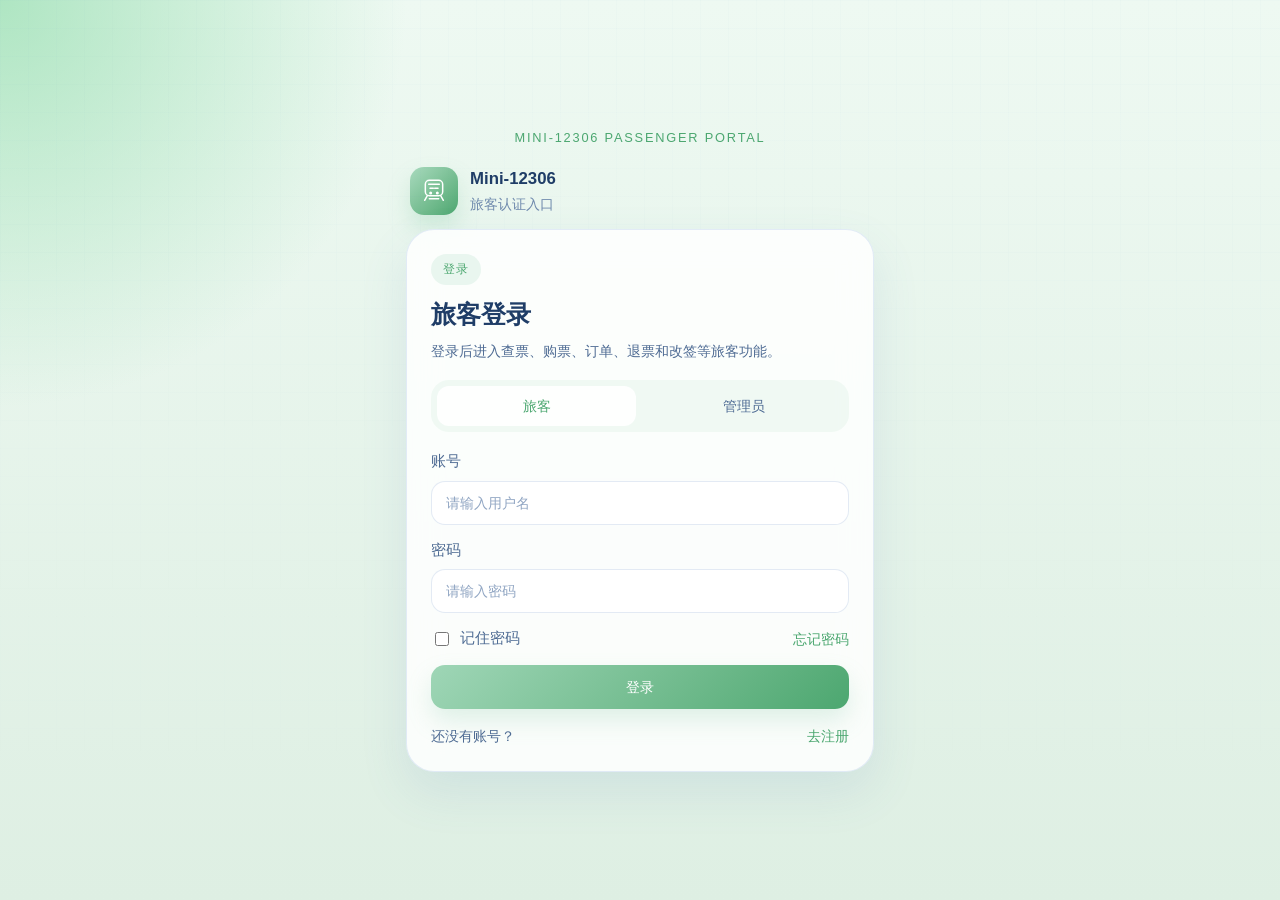
<file: src/frontend/index.html>
<!DOCTYPE html>
<html lang="zh-CN">
<head>
  <meta charset="UTF-8">
  <meta http-equiv="refresh" content="0; url=./login/passenger.html">
  <meta name="viewport" content="width=device-width, initial-scale=1.0">
  <title>Mini-12306 | 跳转中</title>
</head>
<body>
  <p>正在跳转到旅客登录页：<a href="./login/passenger.html">./login/passenger.html</a></p>
</body>
</html>
</file>
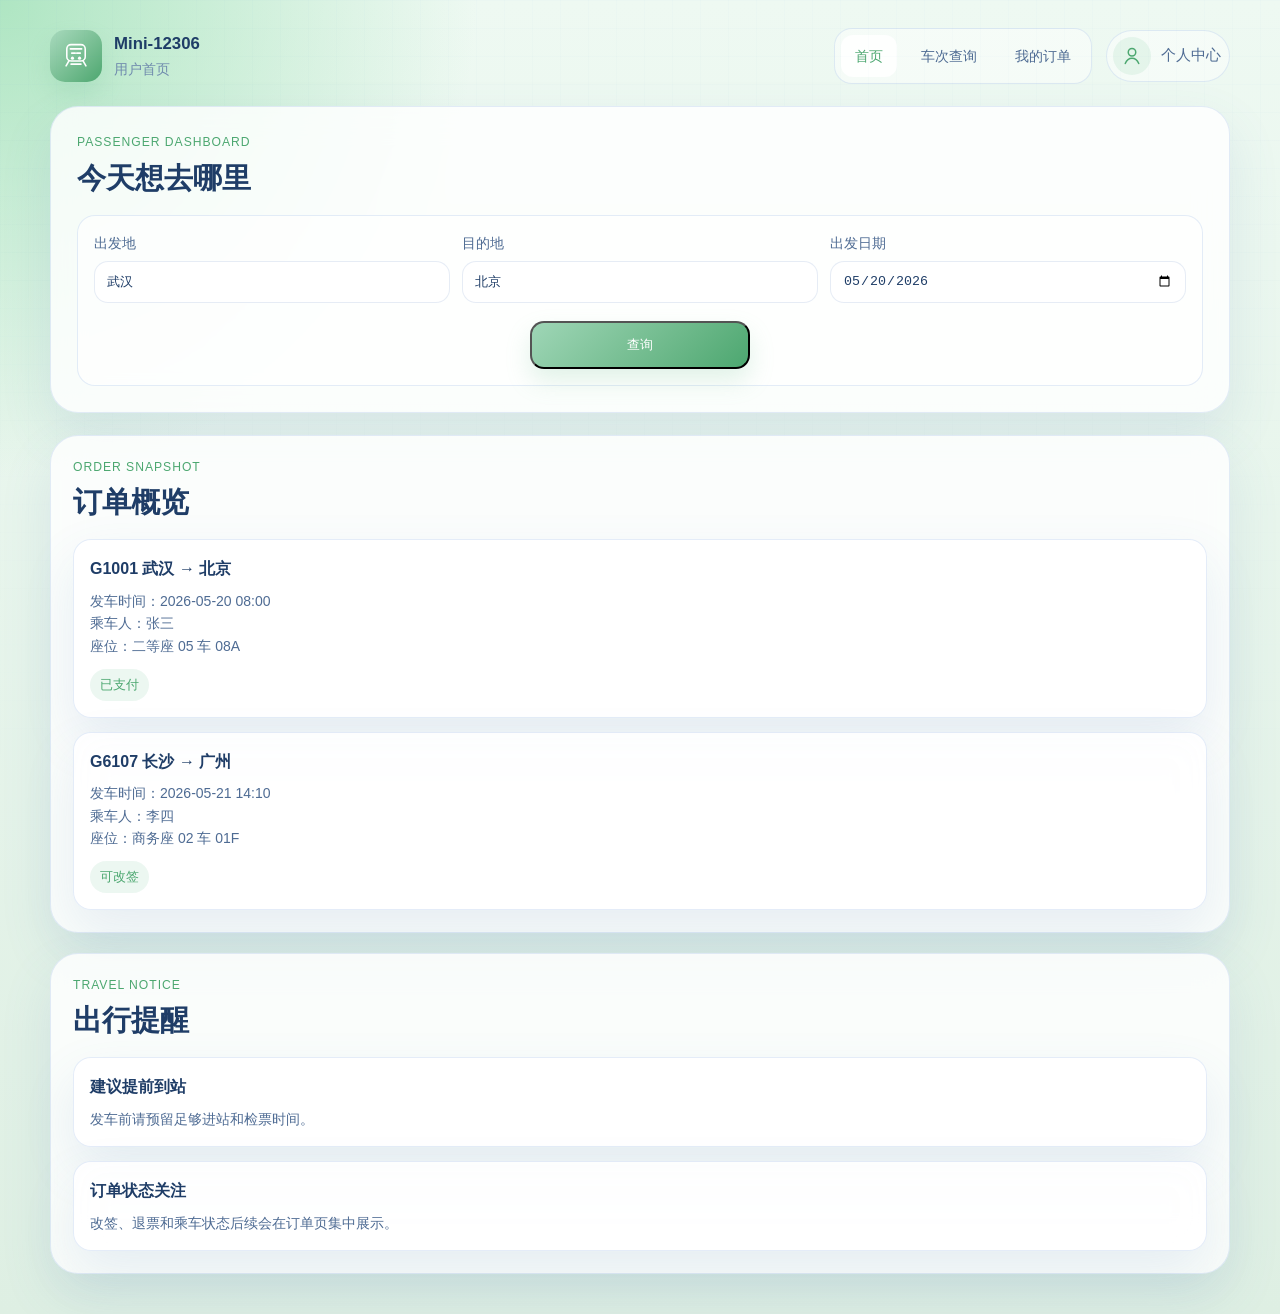
<file: src/frontend/home/index.html>
<!DOCTYPE html>
<html lang="zh-CN">
<head>
  <meta charset="UTF-8">
  <meta http-equiv="refresh" content="0; url=./pages/passenger.html">
  <meta name="viewport" content="width=device-width, initial-scale=1.0">
  <title>Mini-12306 | 首页入口</title>
</head>
<body>
  <p>正在跳转到用户首页：<a href="./pages/passenger.html">./pages/passenger.html</a></p>
</body>
</html>
</file>
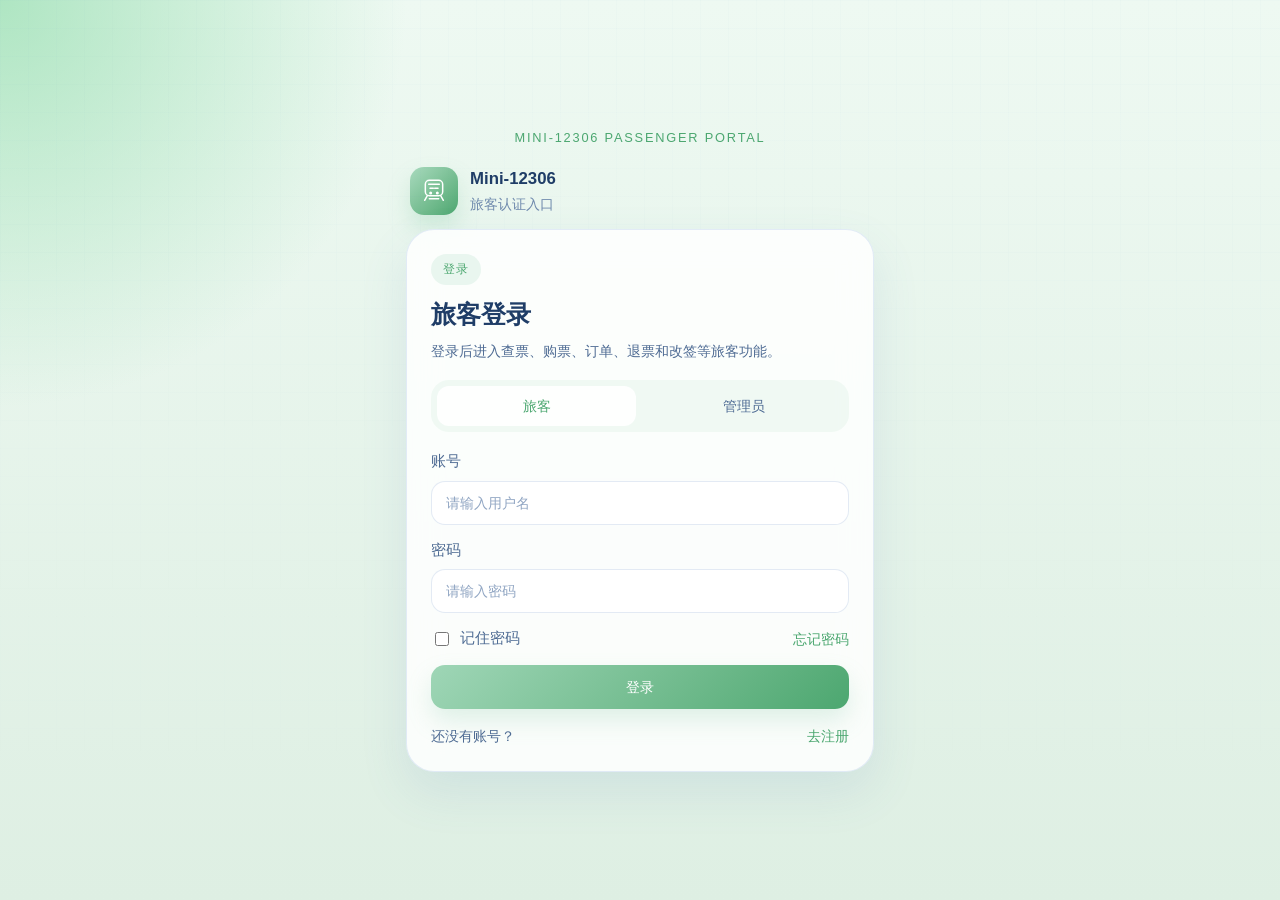
<file: src/frontend/login/index.html>
<!DOCTYPE html>
<html lang="zh-CN">
<head>
  <meta charset="UTF-8">
  <meta http-equiv="refresh" content="0; url=./passenger.html">
  <meta name="viewport" content="width=device-width, initial-scale=1.0">
  <title>Mini-12306 | 登录入口</title>
</head>
<body>
  <p>正在跳转到旅客登录页：<a href="./passenger.html">./passenger.html</a></p>
</body>
</html>
</file>
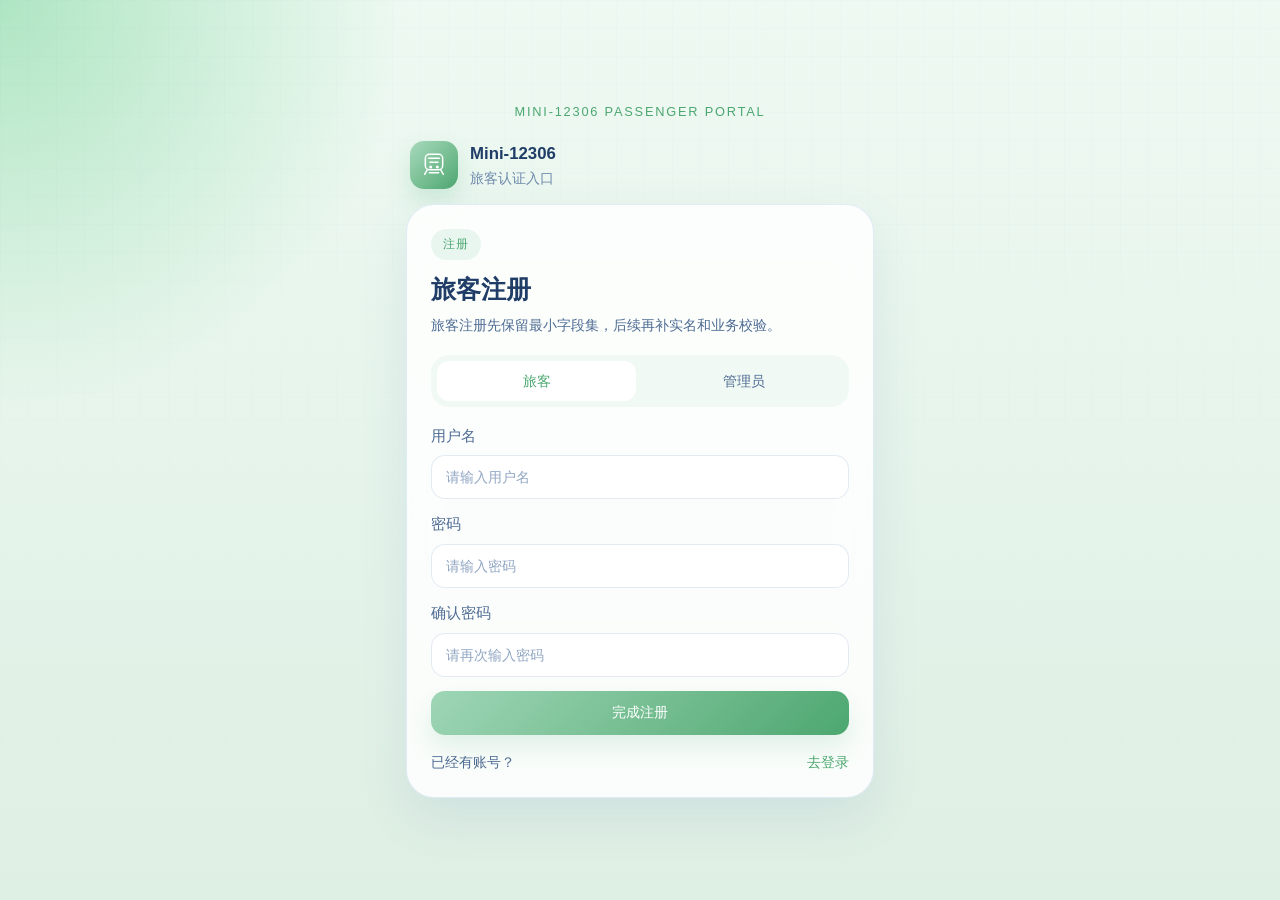
<file: src/frontend/register/index.html>
<!DOCTYPE html>
<html lang="zh-CN">
<head>
  <meta charset="UTF-8">
  <meta http-equiv="refresh" content="0; url=./passenger.html">
  <meta name="viewport" content="width=device-width, initial-scale=1.0">
  <title>Mini-12306 | 注册入口</title>
</head>
<body>
  <p>正在跳转到旅客注册页：<a href="./passenger.html">./passenger.html</a></p>
</body>
</html>
</file>
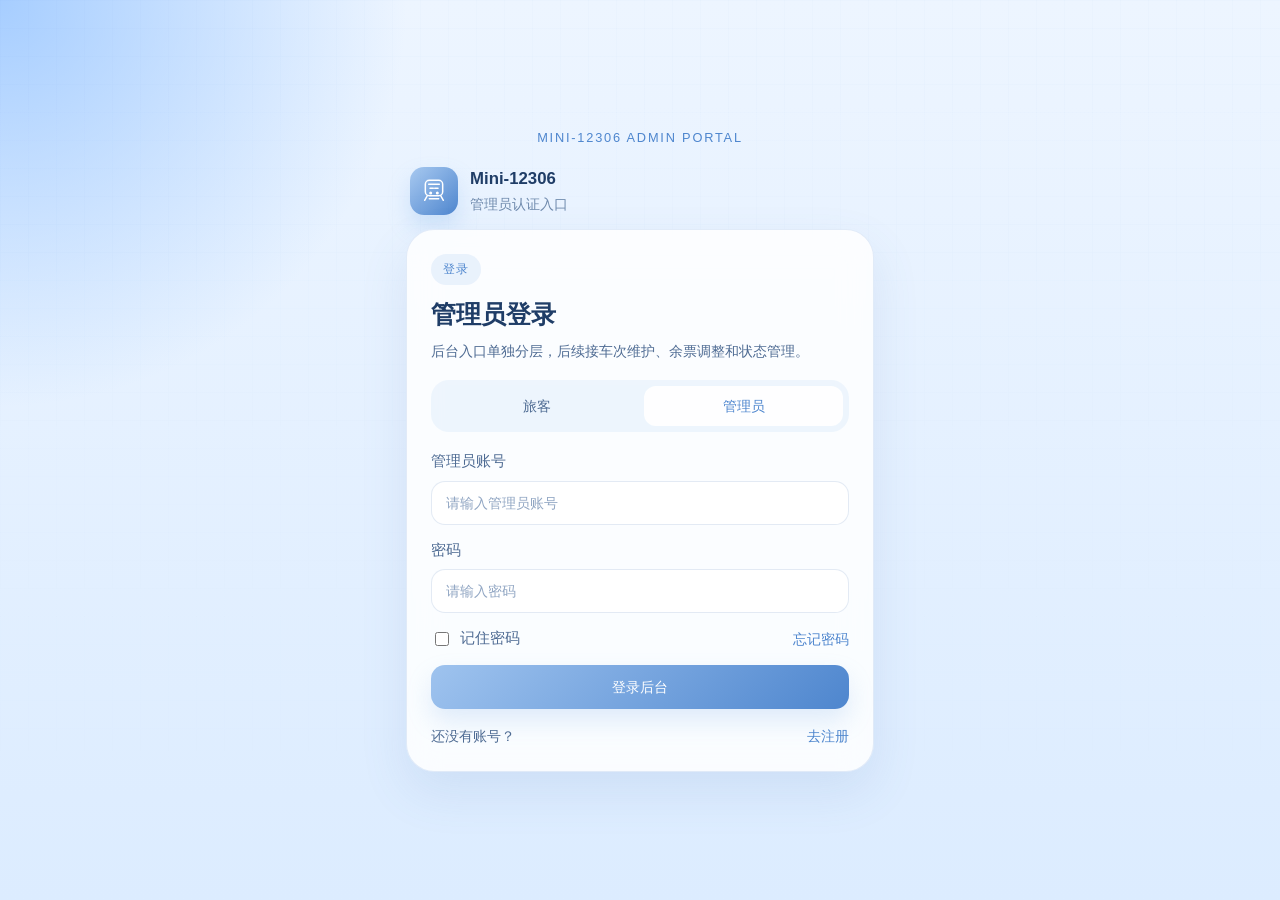
<file: src/frontend/login/admin.html>
<!DOCTYPE html>
<html lang="zh-CN">
<head>
  <meta charset="UTF-8">
  <meta name="viewport" content="width=device-width, initial-scale=1.0">
  <title>Mini-12306 | 管理员登录</title>
  <link rel="stylesheet" href="../auth.css">
</head>
<body data-page="login" data-role="admin">
  <div id="app"></div>
  <script src="../auth.js"></script>
</body>
</html>
</file>
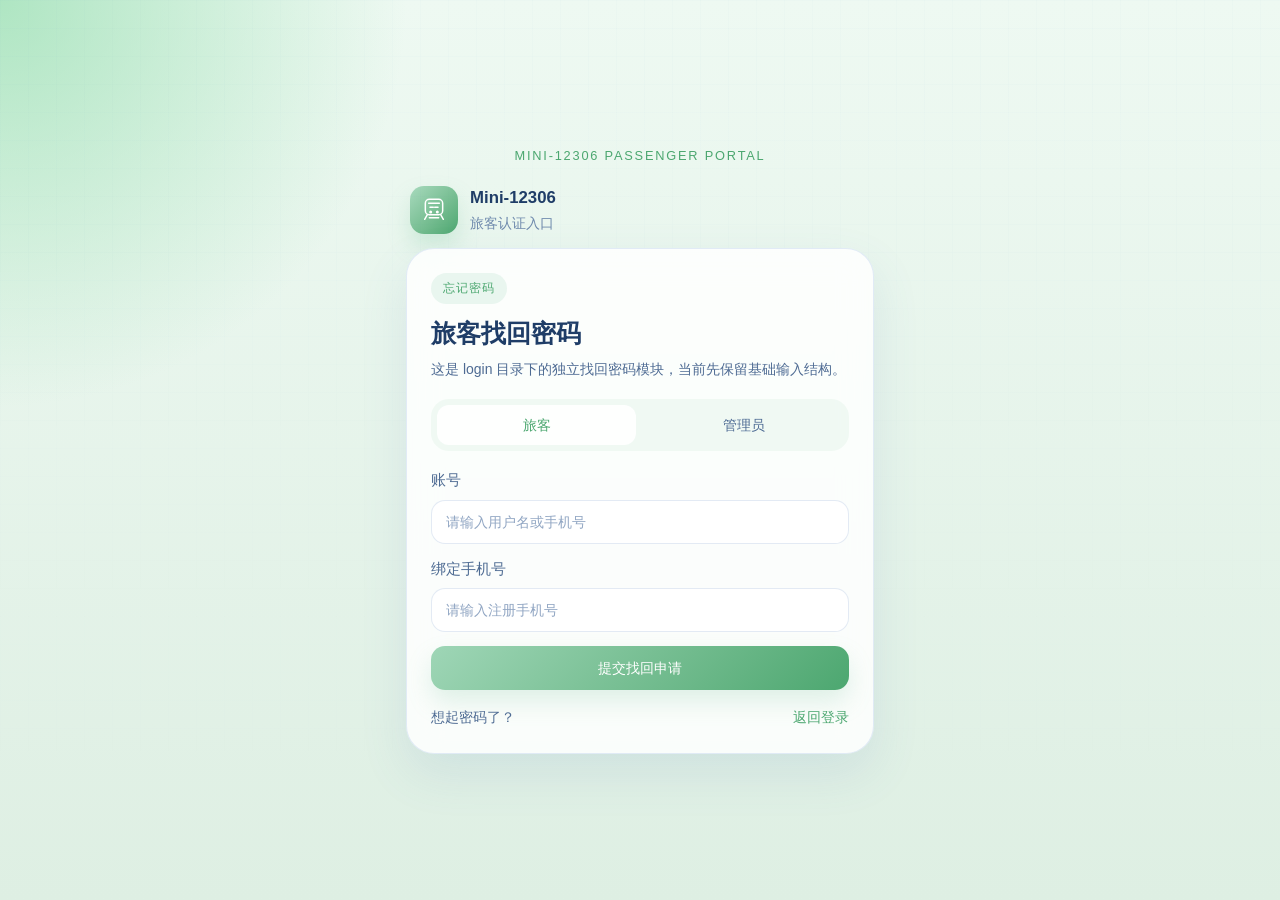
<file: src/frontend/login/forgot-password.html>
<!DOCTYPE html>
<html lang="zh-CN">
<head>
  <meta charset="UTF-8">
  <meta name="viewport" content="width=device-width, initial-scale=1.0">
  <title>Mini-12306 | 忘记密码</title>
  <link rel="stylesheet" href="../auth.css">
</head>
<body data-page="forgot-password" data-role="passenger">
  <div id="app"></div>
  <script src="../auth.js"></script>
</body>
</html>
</file>
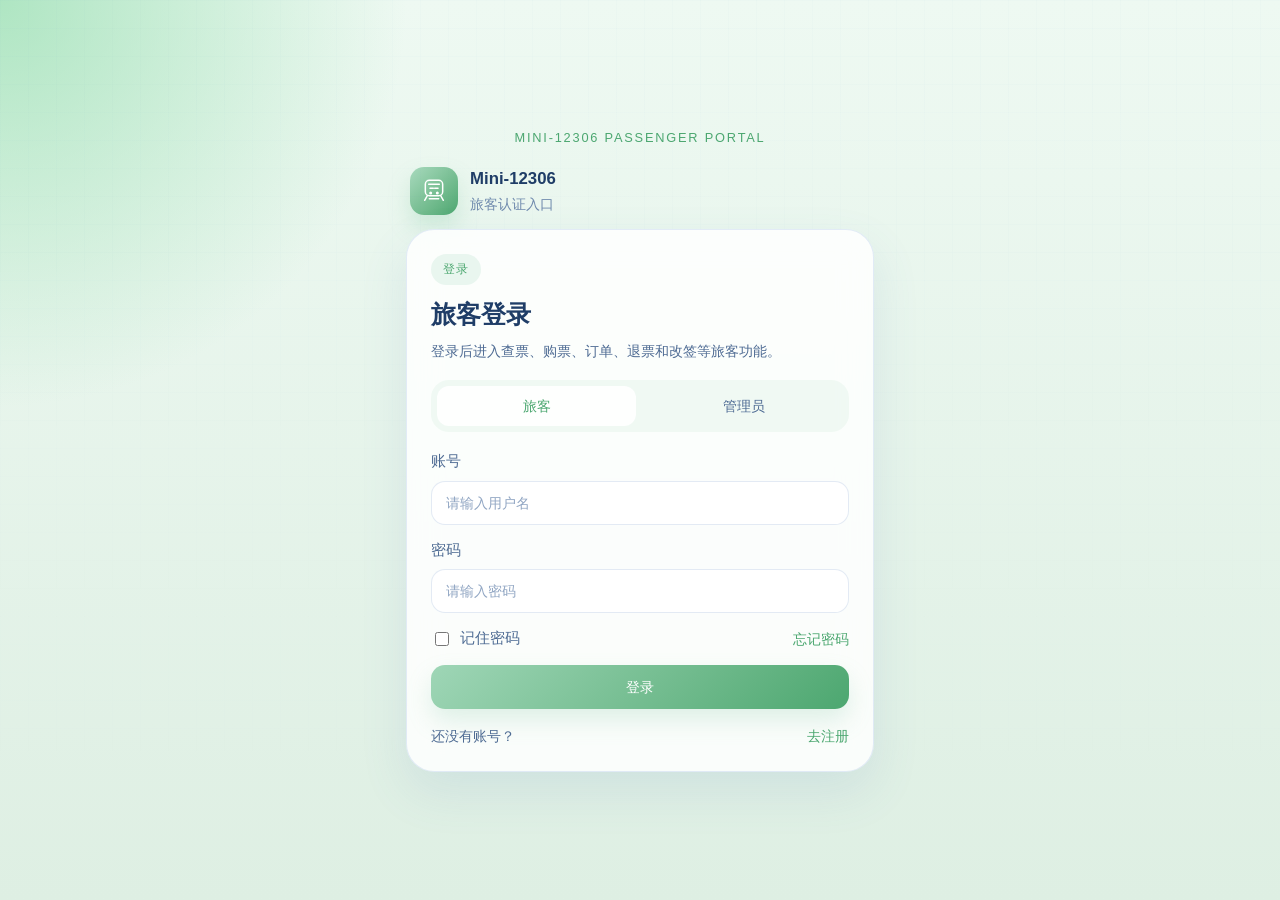
<file: src/frontend/login/passenger.html>
<!DOCTYPE html>
<html lang="zh-CN">
<head>
  <meta charset="UTF-8">
  <meta name="viewport" content="width=device-width, initial-scale=1.0">
  <title>Mini-12306 | 旅客登录</title>
  <link rel="stylesheet" href="../auth.css">
</head>
<body data-page="login" data-role="passenger">
  <div id="app"></div>
  <script src="../auth.js"></script>
</body>
</html>
</file>
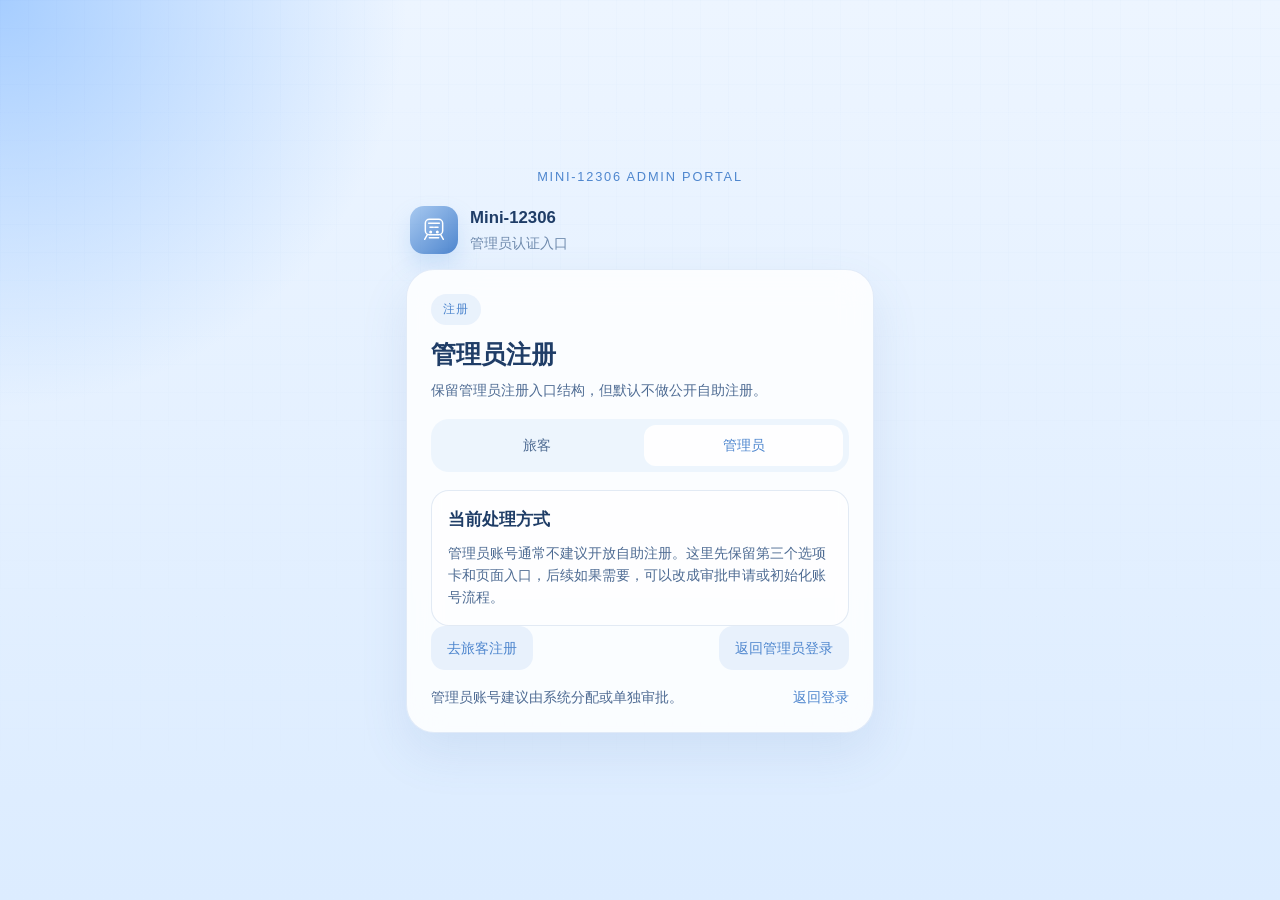
<file: src/frontend/register/admin.html>
<!DOCTYPE html>
<html lang="zh-CN">
<head>
  <meta charset="UTF-8">
  <meta name="viewport" content="width=device-width, initial-scale=1.0">
  <title>Mini-12306 | 管理员注册</title>
  <link rel="stylesheet" href="../auth.css">
</head>
<body data-page="register" data-role="admin">
  <div id="app"></div>
  <script src="../auth.js"></script>
</body>
</html>
</file>
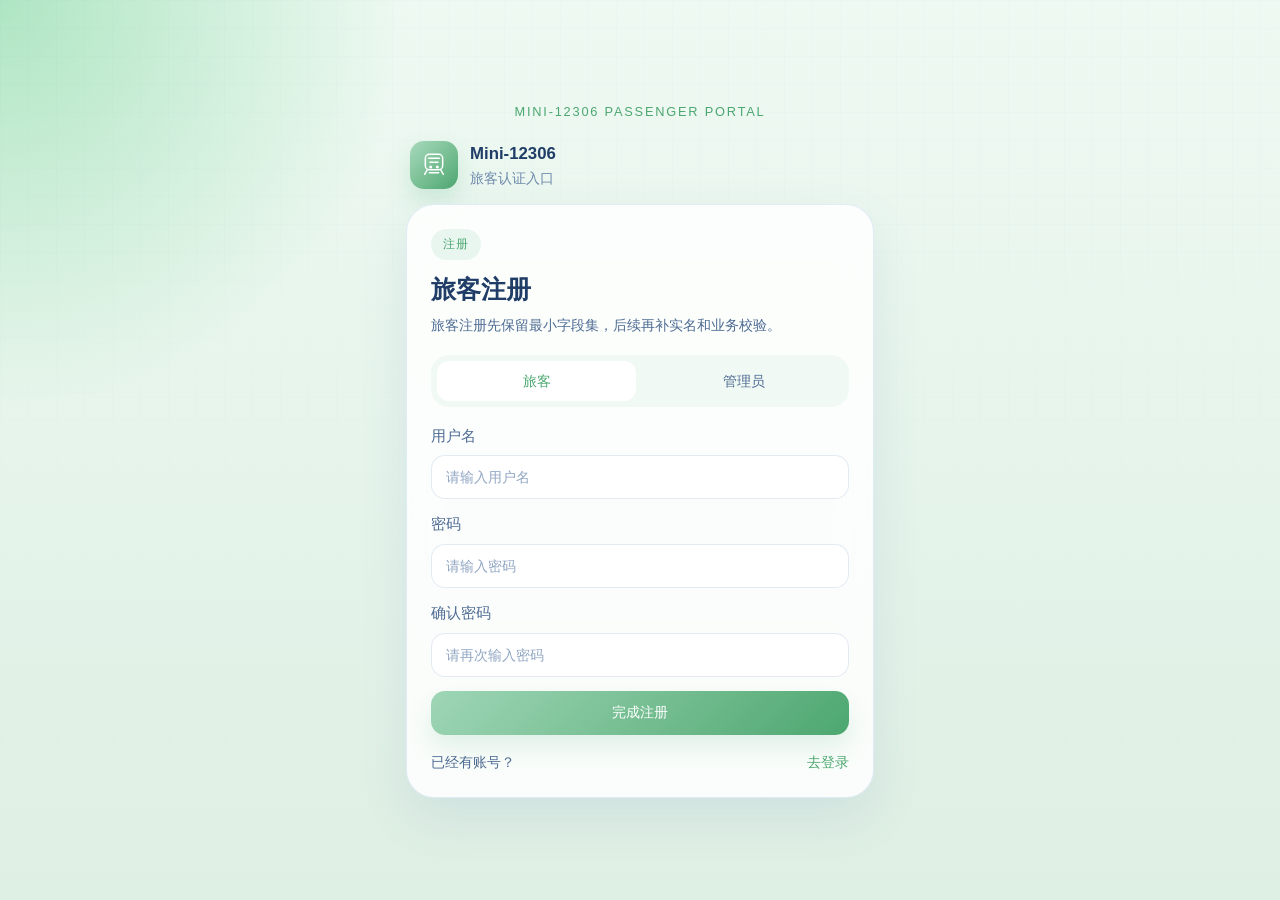
<file: src/frontend/register/passenger.html>
<!DOCTYPE html>
<html lang="zh-CN">
<head>
  <meta charset="UTF-8">
  <meta name="viewport" content="width=device-width, initial-scale=1.0">
  <title>Mini-12306 | 旅客注册</title>
  <link rel="stylesheet" href="../auth.css">
</head>
<body data-page="register" data-role="passenger">
  <div id="app"></div>
  <script src="../auth.js"></script>
</body>
</html>
</file>
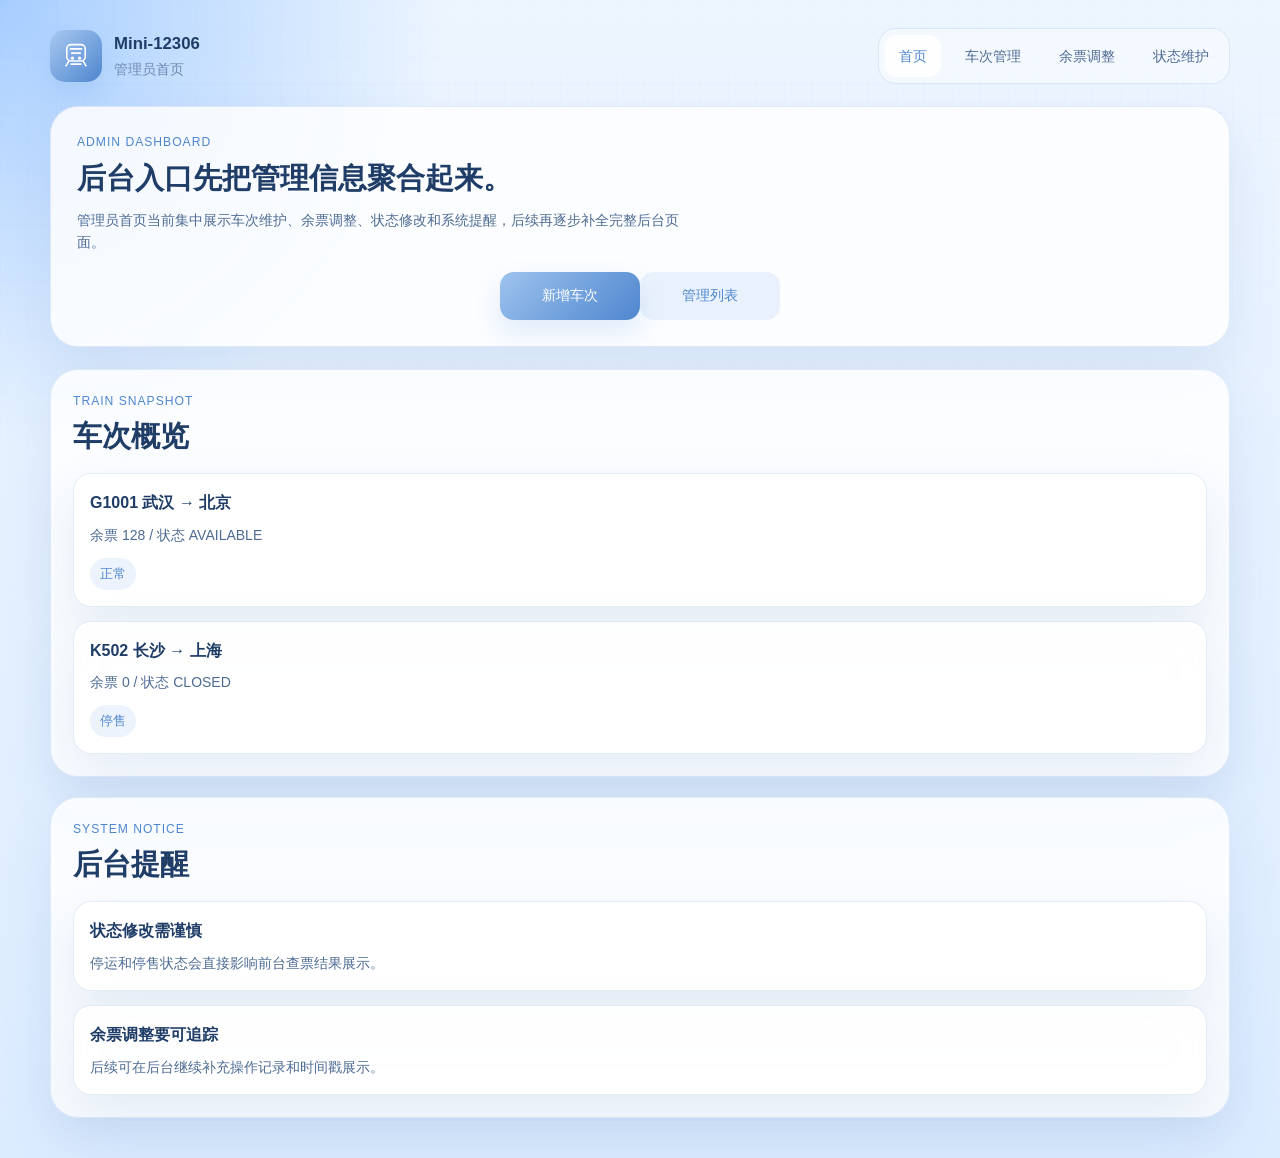
<file: src/frontend/home/pages/admin.html>
<!DOCTYPE html>
<html lang="zh-CN">
<head>
  <meta charset="UTF-8">
  <meta name="viewport" content="width=device-width, initial-scale=1.0">
  <title>Mini-12306 | 管理员首页</title>
  <link rel="stylesheet" href="../styles/home.css">
</head>
<body data-role="admin">
  <div class="home-shell">
    <header class="home-topbar">
      <div class="brand-banner">
        <div class="brand-mark">
          <img src="../../assets/train-logo.svg" alt="Mini-12306 火车标志">
        </div>
        <div class="brand-copy">
          <strong>Mini-12306</strong>
          <span>管理员首页</span>
        </div>
      </div>
      <nav class="top-nav">
        <a class="is-active" href="./admin.html">首页</a>
        <a href="#">车次管理</a>
        <a href="#">余票调整</a>
        <a href="#">状态维护</a>
      </nav>
    </header>

    <section class="hero-card">
      <div class="hero-copy">
        <p class="hero-tag">Admin Dashboard</p>
        <h1>后台入口先把管理信息聚合起来。</h1>
        <p class="hero-text">
          管理员首页当前集中展示车次维护、余票调整、状态修改和系统提醒，后续再逐步补全完整后台页面。
        </p>
        <div class="hero-actions">
          <a class="primary-btn" href="#">新增车次</a>
          <a class="secondary-btn" href="#">管理列表</a>
        </div>
      </div>
    </section>

    <main class="content-grid">
      <section class="panel-card">
        <div class="section-head">
          <div>
            <p class="section-tag">Train Snapshot</p>
            <h2>车次概览</h2>
          </div>
        </div>
        <div class="list-stack">
          <article class="list-card">
            <strong>G1001 武汉 → 北京</strong>
            <p>余票 128 / 状态 AVAILABLE</p>
            <span class="status-pill">正常</span>
          </article>
          <article class="list-card">
            <strong>K502 长沙 → 上海</strong>
            <p>余票 0 / 状态 CLOSED</p>
            <span class="status-pill">停售</span>
          </article>
        </div>
      </section>

      <section class="panel-card">
        <div class="section-head">
          <div>
            <p class="section-tag">System Notice</p>
            <h2>后台提醒</h2>
          </div>
        </div>
        <div class="list-stack">
          <article class="note-card">
            <strong>状态修改需谨慎</strong>
            <p>停运和停售状态会直接影响前台查票结果展示。</p>
          </article>
          <article class="note-card">
            <strong>余票调整要可追踪</strong>
            <p>后续可在后台继续补充操作记录和时间戳展示。</p>
          </article>
        </div>
      </section>
    </main>
  </div>
</body>
</html>
</file>
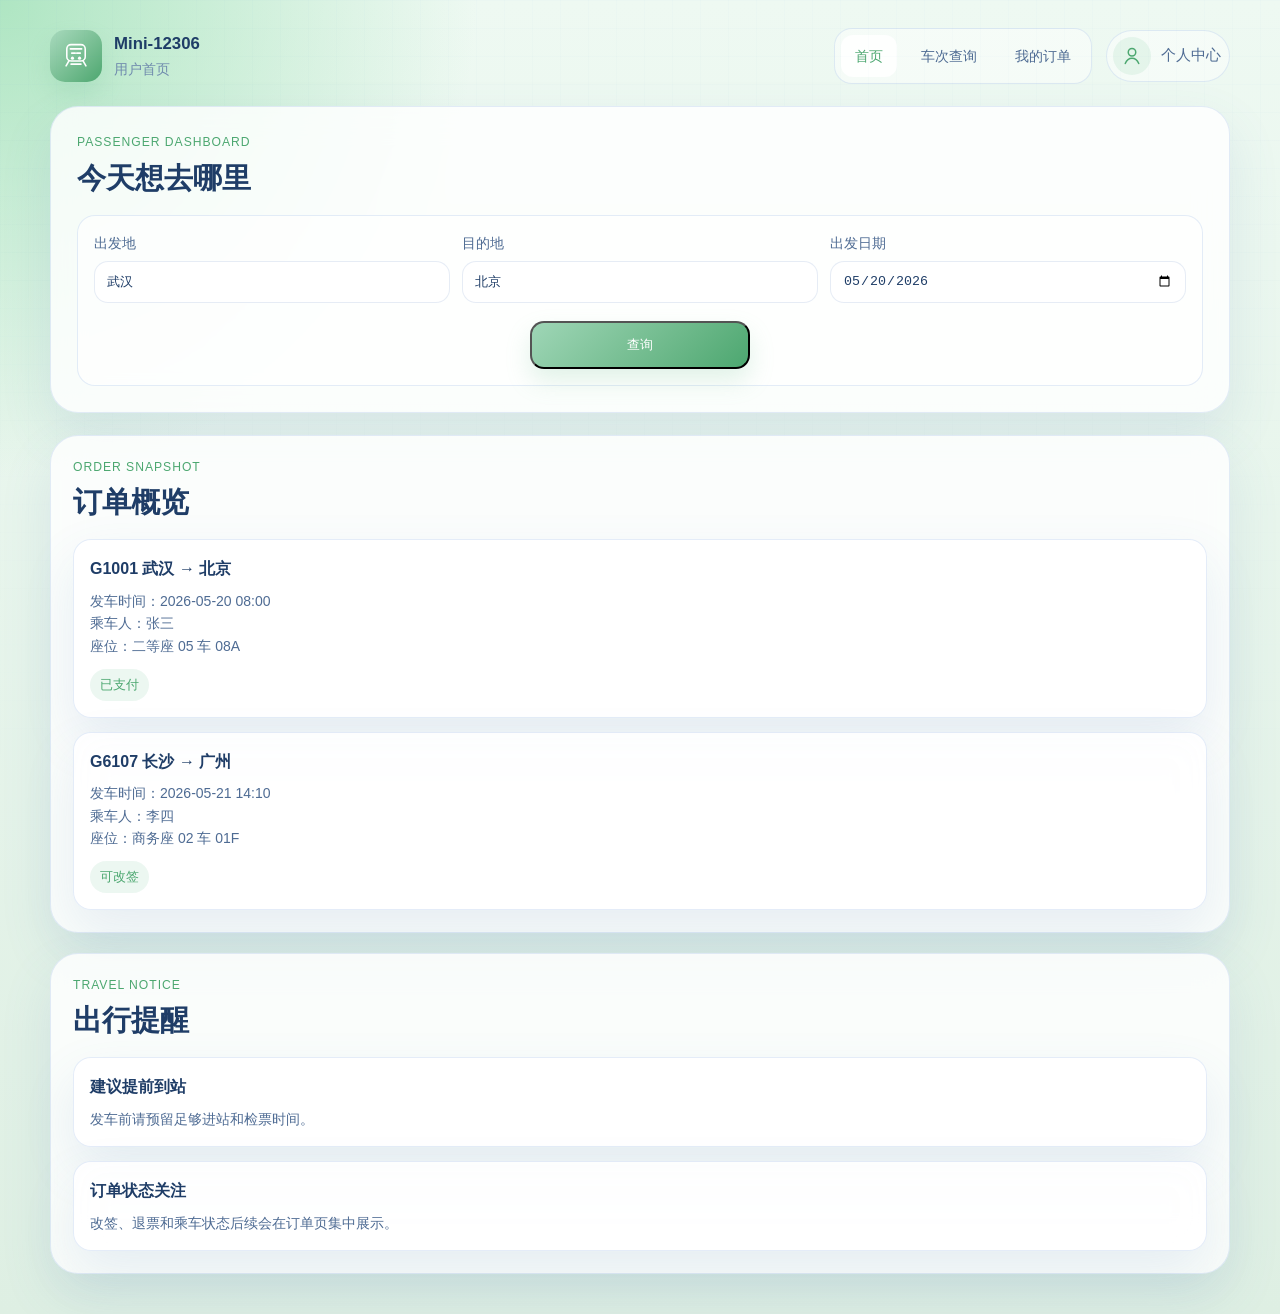
<file: src/frontend/home/pages/passenger.html>
<!DOCTYPE html>
<html lang="zh-CN">
<head>
  <meta charset="UTF-8">
  <meta name="viewport" content="width=device-width, initial-scale=1.0">
  <title>Mini-12306 | 用户首页</title>
  <link rel="stylesheet" href="../styles/home.css">
</head>
<body data-role="passenger">
  <div class="home-shell">
    <header class="home-topbar">
      <div class="brand-banner">
        <div class="brand-mark">
          <img src="../../assets/train-logo.svg" alt="Mini-12306 火车标志">
        </div>
        <div class="brand-copy">
          <strong>Mini-12306</strong>
          <span>用户首页</span>
        </div>
      </div>
      <div class="topbar-actions">
        <nav class="top-nav" aria-label="用户首页导航">
          <a class="is-active" href="./passenger.html">首页</a>
          <a href="#">车次查询</a>
          <a href="#">我的订单</a>
        </nav>
        <a class="profile-entry" href="#" aria-label="个人中心">
          <span class="profile-avatar" aria-hidden="true">
            <svg viewBox="0 0 64 64" fill="none" xmlns="http://www.w3.org/2000/svg">
              <circle cx="32" cy="22" r="10" stroke="currentColor" stroke-width="4"/>
              <path d="M14 52C18 42 24 38 32 38C40 38 46 42 50 52" stroke="currentColor" stroke-width="4" stroke-linecap="round"/>
            </svg>
          </span>
          <span class="profile-text">个人中心</span>
        </a>
      </div>
    </header>

    <section class="hero-card">
      <div class="hero-copy">
        <p class="hero-tag">Passenger Dashboard</p>
        <h1>今天想去哪里</h1>
        <form class="quick-search-card" action="../../trains/pages/query.html" method="get">
          <div class="quick-search-grid">
            <label class="quick-field">
              <span>出发地</span>
              <input type="text" name="fromStation" value="武汉">
            </label>
            <label class="quick-field">
              <span>目的地</span>
              <input type="text" name="toStation" value="北京">
            </label>
            <label class="quick-field">
              <span>出发日期</span>
              <input type="date" name="travelDate" value="2026-05-20">
            </label>
          </div>
          <div class="hero-actions">
            <button class="primary-btn" type="submit">查询</button>
          </div>
        </form>
      </div>
    </section>

    <main class="content-grid">
      <section class="panel-card">
        <div class="section-head">
          <div>
            <p class="section-tag">Order Snapshot</p>
            <h2>订单概览</h2>
          </div>
        </div>
        <div class="list-stack">
          <a class="list-card order-card" href="#">
            <strong>G1001 武汉 → 北京</strong>
            <p>发车时间：2026-05-20 08:00</p>
            <p>乘车人：张三</p>
            <p>座位：二等座 05 车 08A</p>
            <span class="status-pill">已支付</span>
          </a>
          <a class="list-card order-card" href="#">
            <strong>G6107 长沙 → 广州</strong>
            <p>发车时间：2026-05-21 14:10</p>
            <p>乘车人：李四</p>
            <p>座位：商务座 02 车 01F</p>
            <span class="status-pill">可改签</span>
          </a>
        </div>
      </section>

      <section class="panel-card">
        <div class="section-head">
          <div>
            <p class="section-tag">Travel Notice</p>
            <h2>出行提醒</h2>
          </div>
        </div>
        <div class="list-stack">
          <article class="note-card">
            <strong>建议提前到站</strong>
            <p>发车前请预留足够进站和检票时间。</p>
          </article>
          <article class="note-card">
            <strong>订单状态关注</strong>
            <p>改签、退票和乘车状态后续会在订单页集中展示。</p>
          </article>
        </div>
      </section>
    </main>
  </div>
</body>
</html>
</file>
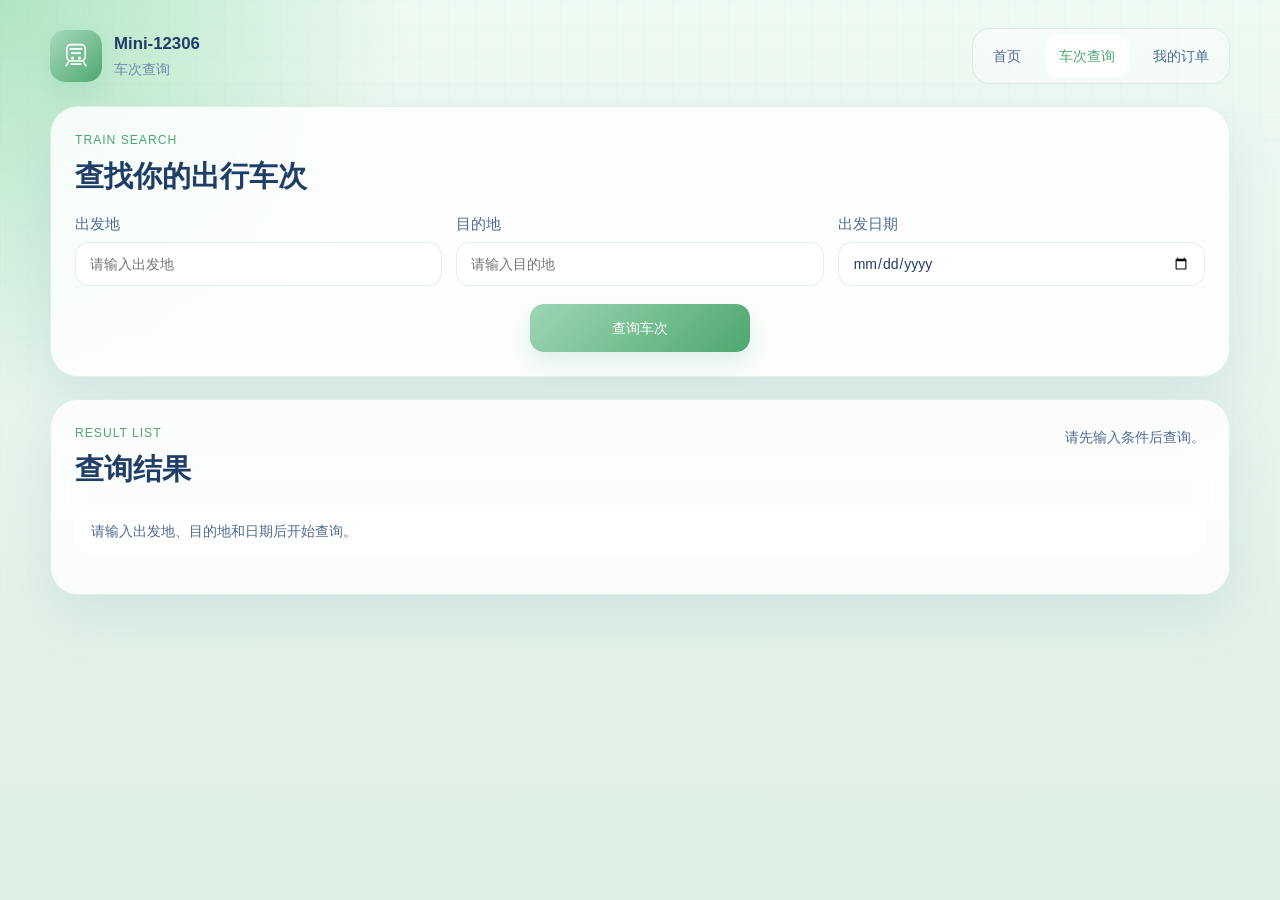
<file: src/frontend/trains/pages/query.html>
<!DOCTYPE html>
<html lang="zh-CN">
<head>
  <meta charset="UTF-8">
  <meta name="viewport" content="width=device-width, initial-scale=1.0">
  <title>Mini-12306 | 车次查询</title>
  <link rel="stylesheet" href="../styles/query.css">
</head>
<body>
  <div class="query-shell">
    <header class="query-topbar">
      <div class="brand-banner">
        <div class="brand-mark">
          <img src="../../assets/train-logo.svg" alt="Mini-12306 火车标志">
        </div>
        <div class="brand-copy">
          <strong>Mini-12306</strong>
          <span>车次查询</span>
        </div>
      </div>
      <nav class="top-nav">
        <a href="../../home/pages/passenger.html">首页</a>
        <a class="is-active" href="./query.html">车次查询</a>
        <a href="#">我的订单</a>
      </nav>
    </header>

    <section class="query-card">
      <div class="section-head">
        <div>
          <p class="section-tag">Train Search</p>
          <h1>查找你的出行车次</h1>
        </div>
      </div>

      <form class="search-form" id="searchForm">
        <div class="search-grid">
          <label class="field">
            <span>出发地</span>
            <input id="fromStation" name="fromStation" type="text" placeholder="请输入出发地">
          </label>
          <label class="field">
            <span>目的地</span>
            <input id="toStation" name="toStation" type="text" placeholder="请输入目的地">
          </label>
          <label class="field">
            <span>出发日期</span>
            <input id="travelDate" name="travelDate" type="date">
          </label>
        </div>
        <div class="form-actions">
          <button class="primary-btn" type="submit">查询车次</button>
        </div>
      </form>
    </section>

    <section class="result-card">
      <div class="section-head">
        <div>
          <p class="section-tag">Result List</p>
          <h2>查询结果</h2>
        </div>
        <p class="result-meta" id="resultMeta">请先输入条件后查询。</p>
      </div>

      <div class="feedback-box" id="feedbackBox">请输入出发地、目的地和日期后开始查询。</div>
      <div class="result-list" id="resultList"></div>
    </section>
  </div>

  <script src="../scripts/query.js"></script>
</body>
</html>
</file>
<file: src/frontend/auth.css>
:root {
  --bg-top: #edf5ff;
  --bg-bottom: #dfeeff;
  --panel: rgba(255, 255, 255, 0.84);
  --panel-border: rgba(104, 151, 214, 0.18);
  --panel-soft: rgba(106, 158, 231, 0.08);
  --line: rgba(101, 139, 193, 0.18);
  --text-main: #1f3d67;
  --text-secondary: #4e6b93;
  --text-tertiary: #6f8aad;
  --accent: #5f94dc;
  --accent-strong: #4178c7;
  --accent-soft: rgba(95, 148, 220, 0.12);
  --bg-glow: rgba(175, 212, 255, 0.9);
  --shadow: 0 20px 48px rgba(79, 122, 183, 0.12);
  --radius-xl: 28px;
  --radius-lg: 18px;
  --radius-md: 14px;
}

* {
  box-sizing: border-box;
}

body {
  margin: 0;
  min-height: 100vh;
  color: var(--text-main);
  font: 14px/1.6 "Segoe UI", "PingFang SC", "Microsoft YaHei", sans-serif;
  background:
    radial-gradient(circle at top left, var(--bg-glow), transparent 26%),
    linear-gradient(180deg, var(--bg-top) 0%, var(--bg-bottom) 100%);
}

body[data-role="passenger"] {
  --bg-top: #eef9f2;
  --bg-bottom: #deefe3;
  --bg-glow: rgba(157, 224, 181, 0.78);
  --accent: #79c69a;
  --accent-strong: #4ca770;
  --accent-soft: rgba(121, 198, 154, 0.14);
  --panel-soft: rgba(121, 198, 154, 0.09);
}

body[data-role="admin"] {
  --bg-top: #edf5ff;
  --bg-bottom: #dcecff;
  --bg-glow: rgba(151, 197, 255, 0.82);
  --accent: #79ace8;
  --accent-strong: #4e86ce;
  --accent-soft: rgba(121, 172, 232, 0.14);
  --panel-soft: rgba(121, 172, 232, 0.1);
}

body::before {
  content: "";
  position: fixed;
  inset: 0;
  pointer-events: none;
  background:
    linear-gradient(rgba(95, 148, 220, 0.05) 1px, transparent 1px),
    linear-gradient(90deg, rgba(95, 148, 220, 0.05) 1px, transparent 1px);
  background-size: 28px 28px;
  mask-image: linear-gradient(180deg, rgba(0, 0, 0, 0.4), transparent 92%);
}

a {
  color: inherit;
  text-decoration: none;
}

button,
input {
  font: inherit;
}

#app {
  min-height: 100vh;
}

.auth-page {
  min-height: 100vh;
  display: grid;
  place-items: center;
  padding: 40px 16px;
}

.auth-stack {
  width: min(100%, 468px);
}

.page-slogan {
  margin: 0 0 18px;
  text-align: center;
  color: var(--accent-strong);
  font-size: 0.8rem;
  letter-spacing: 0.14em;
  text-transform: uppercase;
}

.brand-banner {
  display: flex;
  align-items: center;
  gap: 12px;
  margin-bottom: 14px;
  padding: 0 4px;
}

.auth-card {
  width: 100%;
  padding: 24px;
  border: 1px solid var(--panel-border);
  border-radius: var(--radius-xl);
  background: var(--panel);
  box-shadow: var(--shadow);
  backdrop-filter: blur(16px);
}

.auth-card.is-notice {
  width: min(100%, 520px);
}

.brand-mark {
  width: 48px;
  height: 48px;
  padding: 8px;
  border-radius: 14px;
  display: grid;
  place-items: center;
  background: linear-gradient(135deg, color-mix(in srgb, var(--accent) 65%, #ffffff 35%) 0%, var(--accent-strong) 100%);
  box-shadow: 0 12px 22px color-mix(in srgb, var(--accent) 26%, transparent);
}

.brand-mark img {
  display: block;
  width: 100%;
  height: 100%;
}

.brand-copy strong,
.brand-copy span {
  display: block;
}

.brand-copy strong {
  font-size: 1.05rem;
  font-weight: 700;
}

.brand-copy span {
  color: var(--text-tertiary);
  font-size: 0.88rem;
}

.page-tag {
  display: inline-flex;
  padding: 6px 12px;
  border-radius: 999px;
  background: var(--accent-soft);
  color: var(--accent-strong);
  font-size: 0.74rem;
  letter-spacing: 0.08em;
  text-transform: uppercase;
}

.auth-card h1 {
  margin: 14px 0 8px;
  font-size: 1.55rem;
  line-height: 1.3;
}

.auth-copy {
  margin: 0 0 18px;
  color: var(--text-secondary);
}

.identity-tabs {
  display: grid;
  grid-template-columns: repeat(2, minmax(0, 1fr));
  gap: 8px;
  margin-bottom: 18px;
  padding: 6px;
  border-radius: var(--radius-lg);
  background: var(--panel-soft);
}

.identity-tabs a {
  padding: 9px 10px;
  border-radius: 12px;
  text-align: center;
  color: var(--text-secondary);
  transition: background 160ms ease, color 160ms ease;
}

.identity-tabs a:hover,
.identity-tabs a.is-active {
  color: var(--accent-strong);
  background: rgba(255, 255, 255, 0.92);
}

.auth-form {
  display: grid;
  gap: 14px;
}

.field {
  display: grid;
  gap: 7px;
}

.field-label {
  color: var(--text-secondary);
  font-size: 0.92rem;
}

.field input {
  width: 100%;
  height: 44px;
  padding: 0 14px;
  border: 1px solid var(--line);
  border-radius: var(--radius-md);
  background: rgba(255, 255, 255, 0.88);
  color: var(--text-main);
  outline: none;
}

.field input::placeholder {
  color: #91a6c3;
}

.field input:focus {
  border-color: rgba(81, 130, 206, 0.55);
  box-shadow: 0 0 0 4px rgba(95, 148, 220, 0.12);
}

.form-meta,
.panel-foot,
.notice-actions {
  display: flex;
  align-items: center;
  justify-content: space-between;
  gap: 12px;
}

.checkbox {
  display: inline-flex;
  align-items: center;
  gap: 8px;
  color: var(--text-secondary);
  font-size: 0.92rem;
}

.checkbox input {
  width: 14px;
  height: 14px;
}

.text-link {
  color: var(--accent-strong);
}

.primary-btn,
.secondary-btn {
  height: 44px;
  border: 0;
  border-radius: var(--radius-md);
  cursor: pointer;
  transition: transform 160ms ease, box-shadow 160ms ease;
}

.primary-btn {
  width: 100%;
  color: #fff;
  background: linear-gradient(135deg, color-mix(in srgb, var(--accent) 72%, #ffffff 28%) 0%, var(--accent-strong) 100%);
  box-shadow: 0 12px 24px color-mix(in srgb, var(--accent) 22%, transparent);
}

.secondary-btn {
  display: inline-flex;
  align-items: center;
  justify-content: center;
  padding: 0 16px;
  color: var(--accent-strong);
  background: var(--accent-soft);
}

.primary-btn:hover,
.secondary-btn:hover {
  transform: translateY(-1px);
}

.panel-foot {
  margin-top: 16px;
  color: var(--text-secondary);
}

.status-box p {
  margin: 0;
  color: var(--text-secondary);
}

.status-box {
  margin-top: 14px;
  padding: 12px 14px;
  border-radius: var(--radius-md);
  border: 1px solid transparent;
}

.status-box.is-success {
  color: #1d6b45;
  border-color: rgba(68, 165, 110, 0.24);
  background: rgba(82, 170, 121, 0.12);
}

.status-box.is-error {
  color: #a04d4d;
  border-color: rgba(202, 101, 101, 0.24);
  background: rgba(228, 131, 131, 0.12);
}

.notice-box {
  padding: 16px;
  border-radius: var(--radius-lg);
  border: 1px solid var(--line);
  background: rgba(255, 255, 255, 0.62);
}

.notice-box h2 {
  margin: 0 0 8px;
  font-size: 1.05rem;
}

.notice-box p {
  margin: 0;
  color: var(--text-secondary);
}

@media (max-width: 520px) {
  .auth-page {
    padding: 18px 12px;
  }

  .auth-card {
    padding: 18px;
  }

  .brand-banner {
    padding: 0;
  }

  .identity-tabs {
    grid-template-columns: 1fr;
  }

  .form-meta,
  .panel-foot,
  .notice-actions {
    flex-direction: column;
    align-items: flex-start;
  }
}
</file>
<file: src/frontend/home/styles/home.css>
:root {
  --bg-top: #edf5ff;
  --bg-bottom: #dfeeff;
  --bg-glow: rgba(175, 212, 255, 0.9);
  --panel: rgba(255, 255, 255, 0.82);
  --panel-border: rgba(104, 151, 214, 0.18);
  --panel-soft: rgba(106, 158, 231, 0.08);
  --line: rgba(101, 139, 193, 0.16);
  --text-main: #1f3d67;
  --text-secondary: #4e6b93;
  --text-tertiary: #6f8aad;
  --accent: #79ace8;
  --accent-strong: #4e86ce;
  --accent-soft: rgba(121, 172, 232, 0.14);
  --shadow: 0 22px 52px rgba(79, 122, 183, 0.12);
  --radius-xl: 28px;
  --radius-lg: 18px;
  --radius-md: 14px;
}

* {
  box-sizing: border-box;
}

body {
  margin: 0;
  min-height: 100vh;
  color: var(--text-main);
  font: 14px/1.6 "Segoe UI", "PingFang SC", "Microsoft YaHei", sans-serif;
  background:
    radial-gradient(circle at top left, var(--bg-glow), transparent 26%),
    linear-gradient(180deg, var(--bg-top) 0%, var(--bg-bottom) 100%);
}

body[data-role="passenger"] {
  --bg-top: #eef9f2;
  --bg-bottom: #deefe3;
  --bg-glow: rgba(157, 224, 181, 0.78);
  --accent: #79c69a;
  --accent-strong: #4ca770;
  --accent-soft: rgba(121, 198, 154, 0.14);
  --panel-soft: rgba(121, 198, 154, 0.1);
}

body[data-role="admin"] {
  --bg-top: #edf5ff;
  --bg-bottom: #dcecff;
  --bg-glow: rgba(151, 197, 255, 0.82);
  --accent: #79ace8;
  --accent-strong: #4e86ce;
  --accent-soft: rgba(121, 172, 232, 0.14);
  --panel-soft: rgba(121, 172, 232, 0.1);
}

body::before {
  content: "";
  position: fixed;
  inset: 0;
  pointer-events: none;
  background:
    linear-gradient(rgba(95, 148, 220, 0.05) 1px, transparent 1px),
    linear-gradient(90deg, rgba(95, 148, 220, 0.05) 1px, transparent 1px);
  background-size: 28px 28px;
  mask-image: linear-gradient(180deg, rgba(0, 0, 0, 0.42), transparent 92%);
}

a {
  color: inherit;
  text-decoration: none;
}

.home-shell {
  width: min(1180px, calc(100vw - 32px));
  margin: 0 auto;
  padding: 28px 0 40px;
}

.home-topbar {
  display: flex;
  align-items: center;
  justify-content: space-between;
  gap: 20px;
  margin-bottom: 22px;
}

.topbar-actions {
  display: flex;
  align-items: center;
  gap: 14px;
}

.brand-banner {
  display: flex;
  align-items: center;
  gap: 12px;
}

.brand-mark {
  width: 52px;
  height: 52px;
  padding: 9px;
  border-radius: 15px;
  display: grid;
  place-items: center;
  background: linear-gradient(135deg, color-mix(in srgb, var(--accent) 65%, #ffffff 35%) 0%, var(--accent-strong) 100%);
  box-shadow: 0 12px 22px color-mix(in srgb, var(--accent) 24%, transparent);
}

.brand-mark img {
  width: 100%;
  height: 100%;
  display: block;
}

.brand-copy strong,
.brand-copy span {
  display: block;
}

.brand-copy strong {
  font-size: 1.05rem;
  font-weight: 700;
}

.brand-copy span {
  color: var(--text-tertiary);
  font-size: 0.88rem;
}

.top-nav {
  display: flex;
  align-items: center;
  gap: 10px;
  padding: 6px;
  border-radius: var(--radius-lg);
  background: rgba(255, 255, 255, 0.45);
  border: 1px solid var(--panel-border);
}

.profile-entry {
  display: inline-flex;
  align-items: center;
  gap: 10px;
  padding: 6px 8px 6px 6px;
  border-radius: 999px;
  border: 1px solid var(--panel-border);
  background: rgba(255, 255, 255, 0.45);
  color: var(--text-secondary);
}

.profile-entry:hover {
  color: var(--accent-strong);
  background: rgba(255, 255, 255, 0.9);
}

.profile-avatar {
  width: 38px;
  height: 38px;
  padding: 7px;
  border-radius: 999px;
  display: grid;
  place-items: center;
  color: var(--accent-strong);
  background: var(--accent-soft);
}

.profile-avatar svg {
  width: 100%;
  height: 100%;
  display: block;
}

.profile-text {
  font-size: 0.92rem;
}

.top-nav a {
  padding: 10px 14px;
  border-radius: 12px;
  color: var(--text-secondary);
}

.top-nav a.is-active,
.top-nav a:hover {
  color: var(--accent-strong);
  background: rgba(255, 255, 255, 0.9);
}

.hero-card,
.panel-card,
.list-card,
.note-card {
  border: 1px solid var(--panel-border);
  background: var(--panel);
  box-shadow: var(--shadow);
  backdrop-filter: blur(16px);
}

.hero-card {
  display: grid;
  grid-template-columns: 1fr;
  padding: 26px;
  border-radius: var(--radius-xl);
  margin-bottom: 22px;
}

.hero-tag,
.section-tag {
  margin: 0 0 8px;
  color: var(--accent-strong);
  letter-spacing: 0.08em;
  text-transform: uppercase;
  font-size: 0.76rem;
}

.hero-copy h1,
.section-head h2 {
  margin: 0;
  font-size: 1.8rem;
  line-height: 1.25;
}

.hero-text {
  margin: 12px 0 0;
  color: var(--text-secondary);
  max-width: 620px;
}

.hero-actions {
  display: flex;
  justify-content: center;
  margin-top: 18px;
}

.quick-search-card {
  margin-top: 18px;
  padding: 16px;
  border-radius: var(--radius-lg);
  border: 1px solid var(--panel-border);
  background: rgba(255, 255, 255, 0.58);
}

.quick-search-grid {
  display: grid;
  grid-template-columns: repeat(3, minmax(0, 1fr));
  gap: 12px;
}

.quick-field {
  display: grid;
  gap: 6px;
}

.quick-field span {
  color: var(--text-secondary);
  font-size: 0.9rem;
}

.quick-field input {
  width: 100%;
  height: 42px;
  padding: 0 12px;
  border: 1px solid var(--line);
  border-radius: var(--radius-md);
  color: var(--text-main);
  background: rgba(255, 255, 255, 0.9);
  outline: none;
}

.quick-field input:focus {
  border-color: rgba(81, 130, 206, 0.55);
  box-shadow: 0 0 0 4px rgba(95, 148, 220, 0.12);
}

.primary-btn,
.secondary-btn {
  display: inline-flex;
  align-items: center;
  justify-content: center;
  min-width: 140px;
  height: 48px;
  padding: 0 24px;
  border-radius: var(--radius-md);
  transition: transform 160ms ease, box-shadow 160ms ease;
}

.primary-btn {
  color: #fff;
  background: linear-gradient(135deg, color-mix(in srgb, var(--accent) 72%, #ffffff 28%) 0%, var(--accent-strong) 100%);
  box-shadow: 0 12px 24px color-mix(in srgb, var(--accent) 22%, transparent);
}

.quick-search-card .primary-btn {
  min-width: 220px;
}

.secondary-btn {
  color: var(--accent-strong);
  background: var(--accent-soft);
}

.primary-btn:hover,
.secondary-btn:hover,
.order-card:hover {
  transform: translateY(-1px);
}

.content-grid {
  display: grid;
  grid-template-columns: 1fr;
  gap: 20px;
}

.panel-card {
  padding: 22px;
  border-radius: var(--radius-xl);
}

.section-head {
  display: flex;
  align-items: center;
  justify-content: space-between;
  margin-bottom: 18px;
}

.list-stack {
  display: grid;
  gap: 14px;
}

.list-card,
.note-card {
  padding: 16px;
  border-radius: var(--radius-lg);
}

.list-card strong,
.note-card strong {
  display: block;
  margin-bottom: 8px;
  font-size: 1rem;
}

.list-card p,
.note-card p {
  margin: 0;
  color: var(--text-secondary);
}

.status-pill {
  display: inline-flex;
  margin-top: 12px;
  padding: 5px 10px;
  border-radius: 999px;
  color: var(--accent-strong);
  background: var(--accent-soft);
  font-size: 0.84rem;
}

.order-card {
  display: block;
}

.order-card:hover {
  border-color: color-mix(in srgb, var(--accent) 36%, #ffffff 64%);
}

@media (max-width: 980px) {
  .home-topbar,
  .content-grid {
    grid-template-columns: 1fr;
  }

  .home-topbar {
    display: grid;
  }

  .topbar-actions {
    justify-content: space-between;
  }

  .quick-search-grid {
    grid-template-columns: 1fr;
  }
}

@media (max-width: 640px) {
  .home-shell {
    width: min(100vw - 20px, 100%);
    padding: 18px 0 28px;
  }

  .home-topbar,
  .hero-card,
  .panel-card {
    padding: 18px;
  }

  .topbar-actions,
  .top-nav,
  .hero-actions {
    display: grid;
  }

  .profile-entry {
    justify-content: center;
  }
}
</file>
<file: src/frontend/trains/styles/query.css>
:root {
  --bg-top: #eef9f2;
  --bg-bottom: #deefe3;
  --bg-glow: rgba(157, 224, 181, 0.78);
  --panel: rgba(255, 255, 255, 0.84);
  --panel-border: rgba(110, 174, 133, 0.18);
  --line: rgba(101, 139, 193, 0.16);
  --text-main: #1f3d67;
  --text-secondary: #4e6b93;
  --text-tertiary: #6f8aad;
  --accent: #79c69a;
  --accent-strong: #4ca770;
  --accent-soft: rgba(121, 198, 154, 0.14);
  --shadow: 0 22px 52px rgba(79, 122, 183, 0.12);
  --radius-xl: 28px;
  --radius-lg: 18px;
  --radius-md: 14px;
}

* {
  box-sizing: border-box;
}

body {
  margin: 0;
  min-height: 100vh;
  color: var(--text-main);
  font: 14px/1.6 "Segoe UI", "PingFang SC", "Microsoft YaHei", sans-serif;
  background:
    radial-gradient(circle at top left, var(--bg-glow), transparent 26%),
    linear-gradient(180deg, var(--bg-top) 0%, var(--bg-bottom) 100%);
}

body::before {
  content: "";
  position: fixed;
  inset: 0;
  pointer-events: none;
  background:
    linear-gradient(rgba(95, 148, 220, 0.05) 1px, transparent 1px),
    linear-gradient(90deg, rgba(95, 148, 220, 0.05) 1px, transparent 1px);
  background-size: 28px 28px;
  mask-image: linear-gradient(180deg, rgba(0, 0, 0, 0.42), transparent 92%);
}

a {
  color: inherit;
  text-decoration: none;
}

button,
input {
  font: inherit;
}

.query-shell {
  width: min(1180px, calc(100vw - 32px));
  margin: 0 auto;
  padding: 28px 0 40px;
}

.query-topbar {
  display: flex;
  align-items: center;
  justify-content: space-between;
  gap: 20px;
  margin-bottom: 22px;
}

.brand-banner {
  display: flex;
  align-items: center;
  gap: 12px;
}

.brand-mark {
  width: 52px;
  height: 52px;
  padding: 9px;
  border-radius: 15px;
  display: grid;
  place-items: center;
  background: linear-gradient(135deg, color-mix(in srgb, var(--accent) 65%, #ffffff 35%) 0%, var(--accent-strong) 100%);
  box-shadow: 0 12px 22px color-mix(in srgb, var(--accent) 24%, transparent);
}

.brand-mark img {
  width: 100%;
  height: 100%;
  display: block;
}

.brand-copy strong,
.brand-copy span {
  display: block;
}

.brand-copy strong {
  font-size: 1.05rem;
  font-weight: 700;
}

.brand-copy span {
  color: var(--text-tertiary);
  font-size: 0.88rem;
}

.top-nav {
  display: flex;
  align-items: center;
  gap: 10px;
  padding: 6px;
  border-radius: var(--radius-lg);
  background: rgba(255, 255, 255, 0.45);
  border: 1px solid var(--panel-border);
}

.top-nav a {
  padding: 10px 14px;
  border-radius: 12px;
  color: var(--text-secondary);
}

.top-nav a.is-active,
.top-nav a:hover {
  color: var(--accent-strong);
  background: rgba(255, 255, 255, 0.9);
}

.query-card,
.result-card,
.result-item {
  border: 1px solid var(--panel-border);
  background: var(--panel);
  box-shadow: var(--shadow);
  backdrop-filter: blur(16px);
}

.query-card,
.result-card {
  padding: 24px;
  border-radius: var(--radius-xl);
}

.query-card {
  margin-bottom: 22px;
}

.section-head {
  display: flex;
  align-items: flex-start;
  justify-content: space-between;
  gap: 18px;
  margin-bottom: 18px;
}

.section-tag {
  margin: 0 0 8px;
  color: var(--accent-strong);
  letter-spacing: 0.08em;
  text-transform: uppercase;
  font-size: 0.76rem;
}

.section-head h1,
.section-head h2 {
  margin: 0;
  font-size: 1.8rem;
  line-height: 1.25;
}

.search-grid {
  display: grid;
  grid-template-columns: repeat(3, minmax(0, 1fr));
  gap: 14px;
}

.field {
  display: grid;
  gap: 6px;
}

.field span {
  color: var(--text-secondary);
  font-size: 0.92rem;
}

.field input {
  width: 100%;
  height: 44px;
  padding: 0 14px;
  border: 1px solid var(--line);
  border-radius: var(--radius-md);
  color: var(--text-main);
  background: rgba(255, 255, 255, 0.92);
  outline: none;
}

.field input:focus {
  border-color: rgba(81, 130, 206, 0.55);
  box-shadow: 0 0 0 4px rgba(95, 148, 220, 0.12);
}

.form-actions {
  display: flex;
  justify-content: center;
  margin-top: 18px;
}

.primary-btn {
  min-width: 220px;
  height: 48px;
  padding: 0 24px;
  border: 0;
  border-radius: var(--radius-md);
  color: #fff;
  cursor: pointer;
  background: linear-gradient(135deg, color-mix(in srgb, var(--accent) 72%, #ffffff 28%) 0%, var(--accent-strong) 100%);
  box-shadow: 0 12px 24px color-mix(in srgb, var(--accent) 22%, transparent);
}

.result-meta {
  margin: 2px 0 0;
  color: var(--text-secondary);
}

.feedback-box {
  padding: 14px 16px;
  border-radius: var(--radius-lg);
  background: rgba(255, 255, 255, 0.62);
  color: var(--text-secondary);
}

.result-list {
  display: grid;
  gap: 14px;
  margin-top: 14px;
}

.result-item {
  display: grid;
  grid-template-columns: 1.2fr 0.8fr 0.5fr;
  gap: 18px;
  padding: 18px;
  border-radius: var(--radius-lg);
}

.route-main strong,
.result-side strong {
  display: block;
  font-size: 1rem;
  margin-bottom: 8px;
}

.route-meta,
.result-side p {
  margin: 0;
  color: var(--text-secondary);
}

.route-meta + .route-meta,
.result-side p + p {
  margin-top: 6px;
}

.result-action {
  display: flex;
  align-items: center;
  justify-content: flex-end;
}

.buy-btn {
  display: inline-flex;
  align-items: center;
  justify-content: center;
  min-width: 108px;
  height: 42px;
  padding: 0 16px;
  border-radius: var(--radius-md);
  color: #fff;
  background: linear-gradient(135deg, color-mix(in srgb, var(--accent) 72%, #ffffff 28%) 0%, var(--accent-strong) 100%);
}

.status-pill {
  display: inline-flex;
  margin-top: 10px;
  padding: 5px 10px;
  border-radius: 999px;
  color: var(--accent-strong);
  background: var(--accent-soft);
  font-size: 0.84rem;
}

@media (max-width: 980px) {
  .query-topbar,
  .search-grid,
  .result-item {
    grid-template-columns: 1fr;
  }

  .query-topbar {
    display: grid;
  }

  .result-action {
    justify-content: flex-start;
  }
}

@media (max-width: 640px) {
  .query-shell {
    width: min(100vw - 20px, 100%);
    padding: 18px 0 28px;
  }

  .query-card,
  .result-card {
    padding: 18px;
  }

  .top-nav {
    display: grid;
  }
}
</file>
